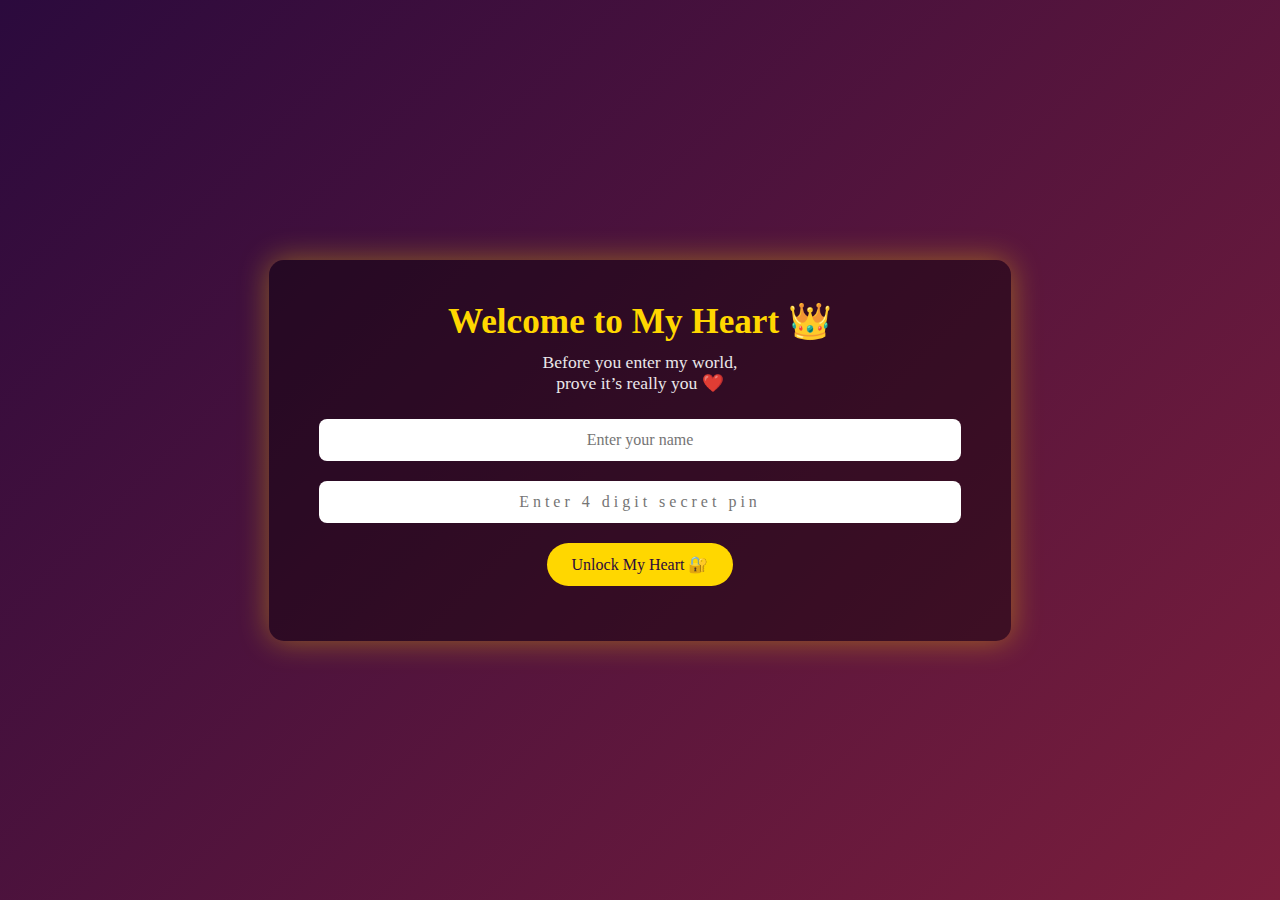
<file: Valetine Website/index.html>
<!DOCTYPE html>
<html lang="en">
<head>
  <meta charset="UTF-8" />
  <title>A Royal Invitation</title>
  <link rel="stylesheet" href="css/main.css">
</head>
<body>

  <div class="center-page">
    <div class="login-container">
      <h1>Welcome to My Heart 👑</h1>

      <p class="subtitle">
        Before you enter my world,<br>
        prove it’s really you ❤️
      </p>

      <input type="text" id="nameInput" placeholder="Enter your name" />
      <input type="password" id="pinInput" placeholder="Enter 4 digit secret pin" maxlength="4" />

      <button onclick="validateLogin()">Unlock My Heart 🔐</button>
      <p id="errorMsg"></p>
    </div>
  </div>

  <script src="js/auth.js"></script>
</body>
</html>
</file>
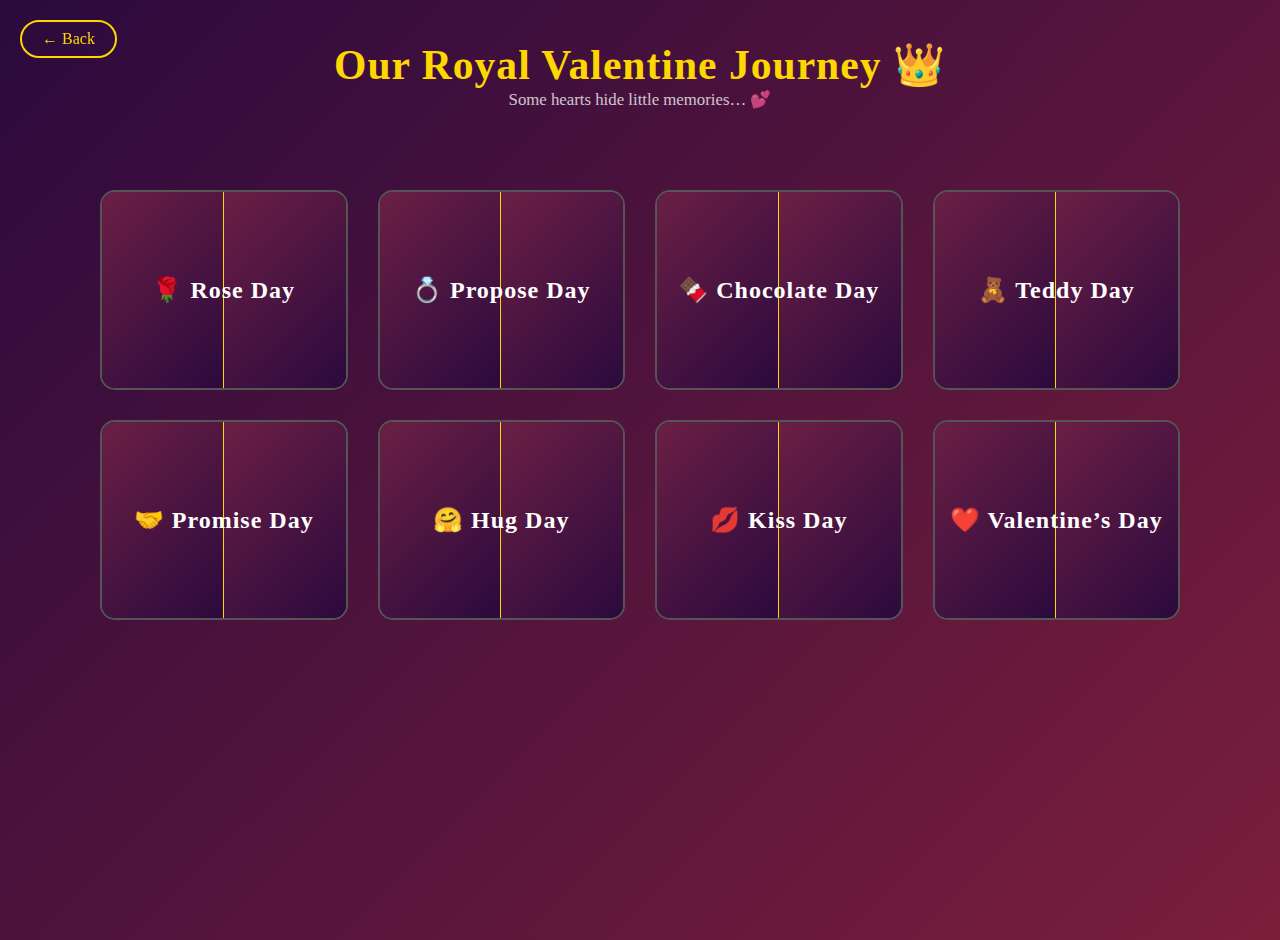
<file: Valetine Website/journey.html>
<!DOCTYPE html>
<html lang="en">
<head>
  <meta charset="UTF-8" />
  <title>Our Valentine Journey</title>

  <!-- Styles -->
  <link rel="stylesheet" href="css/main.css">
  <link rel="stylesheet" href="css/royal-theme.css">
  <link rel="stylesheet" href="css/animations.css">
</head>
<body>

  <!-- 🎵 Journey Background Music -->
  <audio id="journeyMusic" autoplay loop>
    <source src="assets/sounds/journey.mp3" type="audio/mpeg">
  </audio>

  <!-- 🚪 OPTIONAL Door Sound (SAFE) -->
  <!-- If file doesn't exist, gate still works -->
  <audio id="doorSound">
    <source src="assets/sounds/door.mp3" type="audio/mpeg">
  </audio>

  <!-- ⬅️ Back Button -->
  <button class="journey-back" onclick="goBack()">← Back</button>

  <!-- Title -->
  <h1 class="journey-title">Our Royal Valentine Journey 👑</h1>

  <!-- 💕 Gentle Hint -->
  <p class="journey-hint">
    Some hearts hide little memories… 💕
  </p>

  <!-- 🚪 Gates Container -->
  <div class="gates-container" id="gates"></div>

  <!-- 💖 Floating Hearts -->
  <div id="hearts-container"></div>

  <!-- 💘 Image Popup -->
  <div class="image-popup" id="imagePopup" onclick="closePopup(event)">
    <img id="popupImage" onclick="event.stopPropagation()">
  </div>

  <!-- Scripts -->
  <script src="js/gateLogic.js"></script>
  <script src="js/journeyEffects.js"></script>
</body>
</html>
</file>
<file: Valetine Website/css/main.css>
* {
  margin: 0;
  padding: 0;
  box-sizing: border-box;
  font-family: 'Georgia', serif;
}

/* GLOBAL BODY (NO FLEX HERE ❌) */
body {
  min-height: 100vh;
  background: linear-gradient(135deg, #2b0a3d, #7b1e3c);
  color: #fff;
}

/* CENTERING ONLY WHERE NEEDED ✅ */
.center-page {
  min-height: 100vh;
  display: flex;
  justify-content: center;
  align-items: center;
}

/* LOGIN BOX */
.login-container {
  background: rgba(0, 0, 0, 0.4);
  padding: 40px 50px;
  border-radius: 15px;
  text-align: center;
  box-shadow: 0 0 30px rgba(255, 215, 0, 0.4);
  animation: fadeIn 1.5s ease;
}

.login-container h1 {
  font-size: 2.2rem;
  color: gold;
  margin-bottom: 10px;
}

.subtitle {
  font-size: 1.1rem;
  margin-bottom: 25px;
  opacity: 0.9;
}

input {
  width: 100%;
  padding: 12px;
  font-size: 1rem;
  border-radius: 8px;
  border: none;
  outline: none;
  margin-bottom: 20px;
  text-align: center;
}

button {
  background: gold;
  color: #2b0a3d;
  border: none;
  padding: 12px 25px;
  font-size: 1rem;
  border-radius: 30px;
  cursor: pointer;
  transition: 0.3s;
}

button:hover {
  background: #ffd700;
  transform: scale(1.05);
}

#errorMsg {
  margin-top: 15px;
  color: #ffb6c1;
  font-style: italic;
}

input[type="password"] {
  letter-spacing: 4px;
}


/* ANIMATION */
@keyframes fadeIn {
  from {
    opacity: 0;
    transform: translateY(20px);
  }
  to {
    opacity: 1;
    transform: translateY(0);
  }
}
</file>
<file: Valetine Website/css/royal-theme.css>
/* ===============================
   GLOBAL ROYAL FEEL
   =============================== */

h1, h2 {
  font-family: "Georgia", serif;
  letter-spacing: 1px;
}

button {
  font-family: "Georgia", serif;
}

/* ===============================
   🎬 FULL SCREEN CINEMATIC BACKGROUND
   =============================== */

.bg-blur {
  position: fixed;
  inset: 0;
  background: url("../assets/images/bg.jpg") center/cover no-repeat;
  filter: blur(18px) brightness(0.5);
  transform: scale(1.1);
  z-index: -3;
}

.landing-bg {
  position: fixed;
  inset: 0;
  background-image: url("../assets/images/bg.jpg");
  background-repeat: no-repeat;
  background-size: cover;
  background-position: center top;
  z-index: -2;
}

.landing-overlay {
  position: fixed;
  inset: 0;
  background: linear-gradient(
    rgba(43, 10, 61, 0.55),
    rgba(43, 10, 61, 0.65)
  );
  z-index: -1;
}

/* ===============================
   LANDING CONTENT
   =============================== */

.landing-content {
  min-height: 100vh;
  padding: 120px 20px;
  text-align: center;
  animation: fadeIn 2s ease;
}

#welcomeText {
  font-size: 3.2rem;
  color: gold;
  margin-bottom: 20px;
}

.love-line {
  font-size: 1.3rem;
  opacity: 0.9;
  margin-bottom: 50px;
}

/* ===============================
   PHOTO STRIP
   =============================== */

.photo-strip {
  display: flex;
  justify-content: center;
  gap: 25px;
  margin-bottom: 60px;
  flex-wrap: wrap;
}

.photo-strip img {
  width: 160px;
  height: 220px;
  object-fit: cover;
  border-radius: 20px;
  box-shadow: 0 0 25px rgba(255, 215, 0, 0.45);
  animation: float 6s ease-in-out infinite;
}

.photo-strip img:nth-child(2) { animation-delay: 1.5s; }
.photo-strip img:nth-child(3) { animation-delay: 3s; }

@keyframes float {
  0%, 100% { transform: translateY(0); }
  50% { transform: translateY(-15px); }
}

/* ===============================
   JOURNEY PAGE (GATES)
   =============================== */

.journey-title {
  text-align: center;
  margin-top: 40px;
  font-size: 2.6rem;
  color: gold;
}

.gates-container {
  display: grid;
  grid-template-columns: repeat(auto-fit, minmax(220px, 1fr));
  gap: 30px;
  padding: 60px;
  max-width: 1200px;
  margin: auto;
}

/* 🚪 CRITICAL FIX — DO NOT REMOVE */
.gate {
  position: relative;      /* REQUIRED FOR DOORS */
  overflow: hidden;        /* REQUIRED FOR DOORS */

  height: 200px;
  border-radius: 15px;
  background: rgba(0, 0, 0, 0.45);
  border: 2px solid #555;

  display: flex;
  justify-content: center;
  align-items: center;
}

/* ===============================
   ⬅️ JOURNEY BACK BUTTON
   =============================== */

.journey-back {
  position: fixed;
  top: 20px;
  left: 20px;
  background: transparent;
  border: 2px solid gold;
  color: gold;
  padding: 8px 20px;
  border-radius: 30px;
  cursor: pointer;
  z-index: 20;
}

/* ===============================
   💕 JOURNEY HINT
   =============================== */

.journey-hint {
  text-align: center;
  font-size: 1.05rem;
  opacity: 0.75;
  margin-bottom: 20px;
  animation: hintFade 4s ease-in-out infinite;
}

@keyframes hintFade {
  0%, 100% { opacity: 0.4; }
  50% { opacity: 0.85; }
}

/* ===============================
   💖 FLOATING HEARTS
   =============================== */

.heart {
  position: fixed;
  font-size: 22px;
  cursor: pointer;
  animation: floatHeart 6s ease-in-out infinite;
  z-index: 15;
  transition: transform 0.3s, filter 0.3s;
}

.heart:hover {
  transform: scale(1.3);
  filter: drop-shadow(0 0 10px hotpink);
}

@keyframes floatHeart {
  0%, 100% { transform: translateY(0); }
  50% { transform: translateY(-25px); }
}

/* Pulse first heart */
.heart.pulse {
  animation: pulseHeart 1.5s infinite;
}

@keyframes pulseHeart {
  0% { transform: scale(1); }
  50% { transform: scale(1.4); }
  100% { transform: scale(1); }
}

/* ===============================
   💘 IMAGE POPUP
   =============================== */

.image-popup {
  position: fixed;
  inset: 0;
  background: rgba(0,0,0,0.7);
  display: none;
  justify-content: center;
  align-items: center;
  z-index: 50;
}

.image-popup img {
  max-width: 80%;
  max-height: 80%;
  border-radius: 20px;
  box-shadow: 0 0 40px rgba(255,215,0,0.6);
}
</file>
<file: Valetine Website/css/animations.css>
/* ===============================
   🚪 GATE DOOR ANIMATION
   =============================== */

.gate {
  position: relative;
  overflow: hidden;
  cursor: pointer;
}

/* Door panels */
.gate::before,
.gate::after {
  content: "";
  position: absolute;
  top: 0;
  width: 50%;
  height: 100%;
  background: linear-gradient(135deg, #6b1f45, #2b0a3d);
  z-index: 2;
  transition: transform 1s ease;
}

/* Left door */
.gate::before {
  left: 0;
  border-right: 1px solid gold;
}

/* Right door */
.gate::after {
  right: 0;
  border-left: 1px solid gold;
}

/* Open animation */
.gate.open::before {
  transform: translateX(-110%);
}

.gate.open::after {
  transform: translateX(110%);
}

/* Text above doors */
.gate h2,
.gate .lock,
.gate .countdown {
  position: relative;
  z-index: 3;
}

/* Locked state */
.gate.locked {
  filter: grayscale(1);
  cursor: not-allowed;
}

/* Today glow */
@keyframes glow {
  0% { box-shadow: 0 0 10px gold; }
  50% { box-shadow: 0 0 30px gold; }
  100% { box-shadow: 0 0 10px gold; }
}

.gate.today {
  animation: glow 2s infinite;
}
</file>
